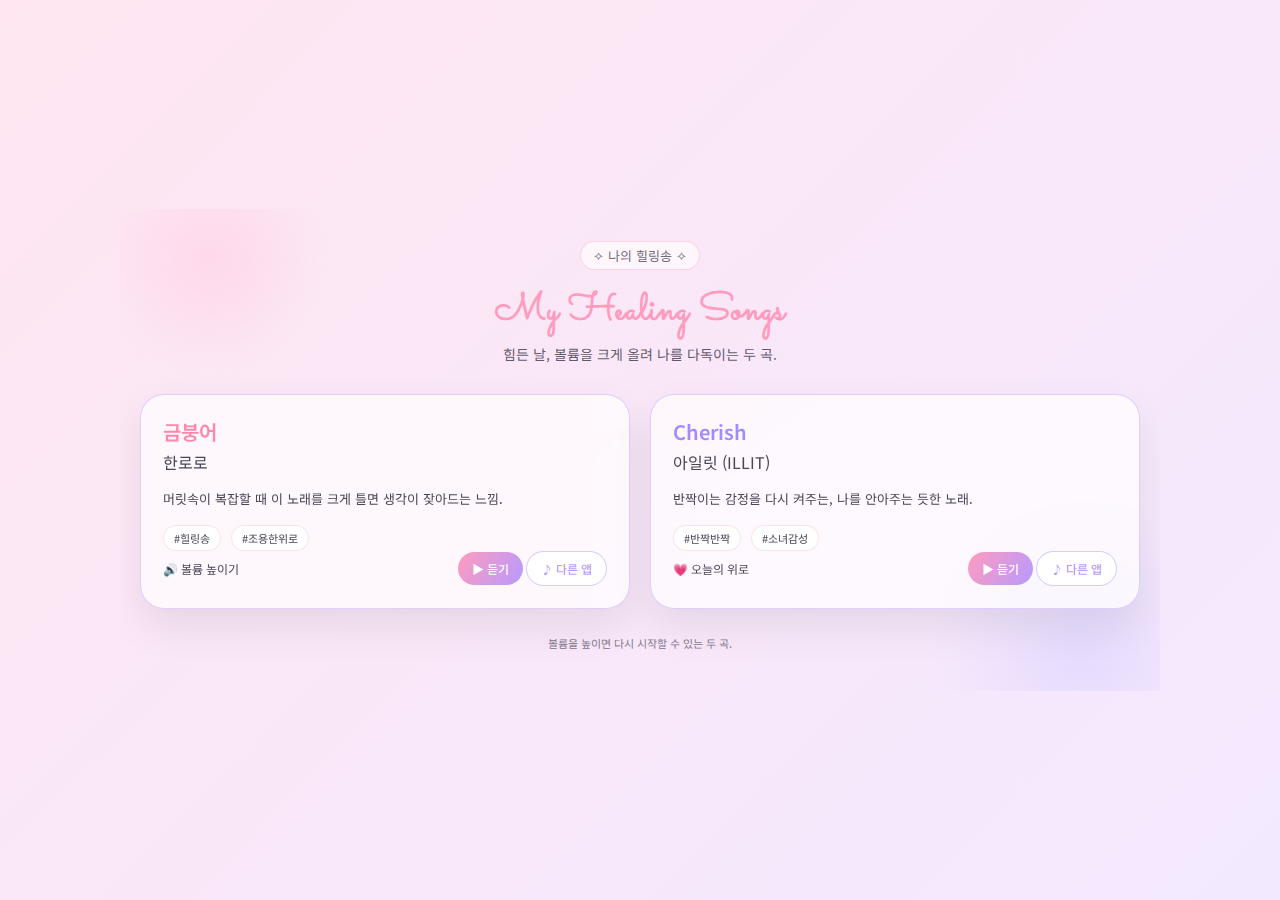
<file: index.html>
<!DOCTYPE html>
<html lang="ko">
<head>
  <meta charset="UTF-8" />
  <meta name="viewport" content="width=device-width, initial-scale=1.0" />
  <title><!--힐링송프로젝트--></title>

  <!-- 폰트 로드 -->
  <link rel="preconnect" href="https://fonts.googleapis.com" />
  <link rel="preconnect" href="https://fonts.gstatic.com" crossorigin />
  <link
    href="https://fonts.googleapis.com/css2?family=Sacramento&family=Noto+Sans+KR:wght@300;400;500;700&display=swap"
    rel="stylesheet"
  />

  <style>
    :root {
      --pink-bg: #ffe6f1;
      --lilac-bg: #f3e9ff;
      --accent-pink: #ff9bbd;
      --accent-lilac: #b79aff;
      --text-main: #4a4458;
      --card-bg: rgba(255, 255, 255, 0.72);
      --card-border: rgba(183, 154, 255, 0.45);
      --shadow-soft: 0 18px 40px rgba(0, 0, 0, 0.08);
    }

    * { box-sizing: border-box; margin: 0; padding: 0; }

    body {
      min-height: 100vh;
      margin: 0;
      font-family: "Noto Sans KR", sans-serif;
      color: var(--text-main);
      background: linear-gradient(135deg, var(--pink-bg), var(--lilac-bg));
      display: flex;
      justify-content: center;
      align-items: center;
    }

    .page {
      width: 100%;
      max-width: 1040px;
      padding: 32px 20px 40px;
      position: relative;
      overflow: hidden;
    }

    /* 배경 장식 */
    .page::before,
    .page::after {
      content: "";
      position: absolute;
      border-radius: 999px;
      filter: blur(10px);
      opacity: 0.7;
      z-index: -1;
    }

    .page::before {
      width: 260px; height: 260px;
      top: -80px; left: -40px;
      background: radial-gradient(circle, #ffd1e8 0, transparent 60%);
    }

    .page::after {
      width: 320px; height: 320px;
      bottom: -120px; right: -80px;
      background: radial-gradient(circle, #dfd4ff 0, transparent 65%);
    }

    .hero { text-align: center; margin-bottom: 28px; }

    .site-kicker {
      display: inline-flex;
      align-items: center; gap: 8px;
      padding: 4px 12px; border-radius: 999px;
      background: rgba(255,255,255,0.65);
      border: 1px solid rgba(255,155,189,0.4);
      font-size: 13px; color: rgba(74,68,88,0.8);
      margin-bottom: 14px;
    }

    .site-title {
      font-family: "Sacramento", cursive;
      font-size: 38px;
      color: var(--accent-pink);
      letter-spacing: 1px;
      margin-bottom: 4px;
    }

    .site-subtitle {
      font-size: 14px;
      line-height: 1.7;
      color: rgba(74, 68, 88, 0.88);
      max-width: 480px;
      margin: 0 auto;
    }

    .songs {
      margin-top: 28px;
      display: grid;
      grid-template-columns: repeat(2, 1fr);
      gap: 20px;
    }

    .song-card {
      background-color: var(--card-bg);
      border-radius: 24px;
      padding: 22px;
      border: 1px solid var(--card-border);
      box-shadow: var(--shadow-soft);
      backdrop-filter: blur(16px);
      transition: 0.3s ease;
      position: relative;
    }

    .song-card:hover {
      transform: translateY(-4px) scale(1.01);
      box-shadow: 0 22px 46px rgba(0,0,0,0.12);
    }

    .song-header { display:flex; justify-content:space-between; margin-bottom:14px; }

    .song-title { font-size: 20px; font-weight: 600; margin-bottom: 4px; }

    .goldfish .song-title { color: #ff87aa; }
    .cherish .song-title { color: #a38bff; }

    .song-body {
      font-size: 13px;
      line-height: 1.7;
      margin-bottom: 14px;
    }

    .tag {
      display:inline-block;
      font-size:11px;
      padding:4px 10px;
      margin-right:6px;
      border-radius:999px;
      background-color:rgba(255,255,255,0.9);
      border:1px solid rgba(255,182,193,0.4);
    }

    .controls {
      display:flex;
      justify-content:space-between;
      align-items:center;
      font-size:12px;
    }

    .btn {
      padding:8px 14px;
      border-radius:999px;
      cursor:pointer;
      text-decoration:none;
      font-size:12px;
      font-weight:500;
      transition:0.2s ease;
      display:inline-flex;
      align-items:center;
    }

    .btn-primary {
      background: linear-gradient(120deg, var(--accent-pink), var(--accent-lilac));
      color:white;
    }

    .btn-outline {
      border:1px solid rgba(183, 154, 255, 0.5);
      background-color:white;
      color: var(--accent-lilac);
    }

    .btn:hover {
      transform:translateY(-2px);
      filter:brightness(1.05);
    }

    .footer {
      margin-top:26px;
      text-align:center;
      font-size:11px;
      color:rgba(74,68,88,0.7);
    }

    @media (max-width:840px) {
      .songs { grid-template-columns: 1fr; }
    }
  </style>
</head>
<body>
  <div class="page">

    <header class="hero">
      <div class="site-kicker">✧ 나의 힐링송 ✧</div>

      <h1 class="site-title">
        <!-- TODO: 메인 타이틀 수정 가능 -->
        My Healing Songs
      </h1>

      <p class="site-subtitle">
        <!-- TODO: 서브 텍스트 원하는 문구로 교체 -->
        힘든 날, 볼륨을 크게 올려 나를 다독이는 두 곡.
      </p>
    </header>

    <main class="songs">

      <!-- 금붕어 카드 -->
      <section class="song-card goldfish">
        <div class="song-header">
          <div>
            <h2 class="song-title">
              <!-- TODO: 곡 제목 수정 가능 -->
              금붕어
            </h2>
            <p class="song-artist">
              <!-- TODO: 아티스트 이름 수정 가능 -->
              한로로
            </p>
          </div>
        </div>

        <div class="song-body">
          <!-- TODO: 본문 설명을 자신의 느낌에 맞게 수정 -->
          머릿속이 복잡할 때 이 노래를 크게 틀면 생각이 잦아드는 느낌.
        </div>

        <!-- TODO: 태그 개수나 문구 자유롭게 변경 -->
        <span class="tag">#힐링송</span>
        <span class="tag">#조용한위로</span>

        <div class="controls">
          <span>🔊 볼륨 높이기</span>
          <div>
            <a class="btn btn-primary"
               href="https://youtu.be/dAgY7zUqd8E?si=JxEsJpeImBXhrroV"
               target="_blank">▶ 듣기</a>

            <!-- TODO: 필요 없으면 삭제 가능 -->
            <a class="btn btn-outline"
               href="https://youtu.be/tbDGl7jEazA?si=fj4NTtNY9RAH5Aaq"
               target="_blank">♪ 다른 앱</a>
          </div>
        </div>
      </section>

      <!-- Cherish 카드 -->
      <section class="song-card cherish">
        <div class="song-header">
          <div>
            <h2 class="song-title">
              <!-- TODO: 곡 제목 수정 가능 -->
              Cherish
            </h2>
            <p class="song-artist">
              <!-- TODO: 아티스트 이름 수정 가능 -->
              아일릿 (ILLIT)
            </p>
          </div>
        </div>

        <div class="song-body">
          <!-- TODO: 본문 설명을 자신의 느낌에 맞게 수정 -->
          반짝이는 감정을 다시 켜주는, 나를 안아주는 듯한 노래.
        </div>

        <!-- TODO: 태그 변경 가능 -->
        <span class="tag">#반짝반짝</span>
        <span class="tag">#소녀감성</span>

        <div class="controls">
          <span>💗 오늘의 위로</span>
          <div>
            <a class="btn btn-primary"
               href="https://www.youtube.com/embed/dAgY7zUqd8E"
               target="_blank">▶ 듣기</a>

            <a class="btn btn-outline"
               href="https://www.youtube.com/embed/tbDGl7jEazA"
               target="_blank">♪ 다른 앱</a>
          </div>
        </div>
      </section>

    </main>

    <footer class="footer">
      <!-- TODO: 푸터 문구도 원하는 스타일로 변경 가능 -->
      볼륨을 높이면 다시 시작할 수 있는 두 곡.
    </footer>

  </div>
</body>
</html>
</file>
